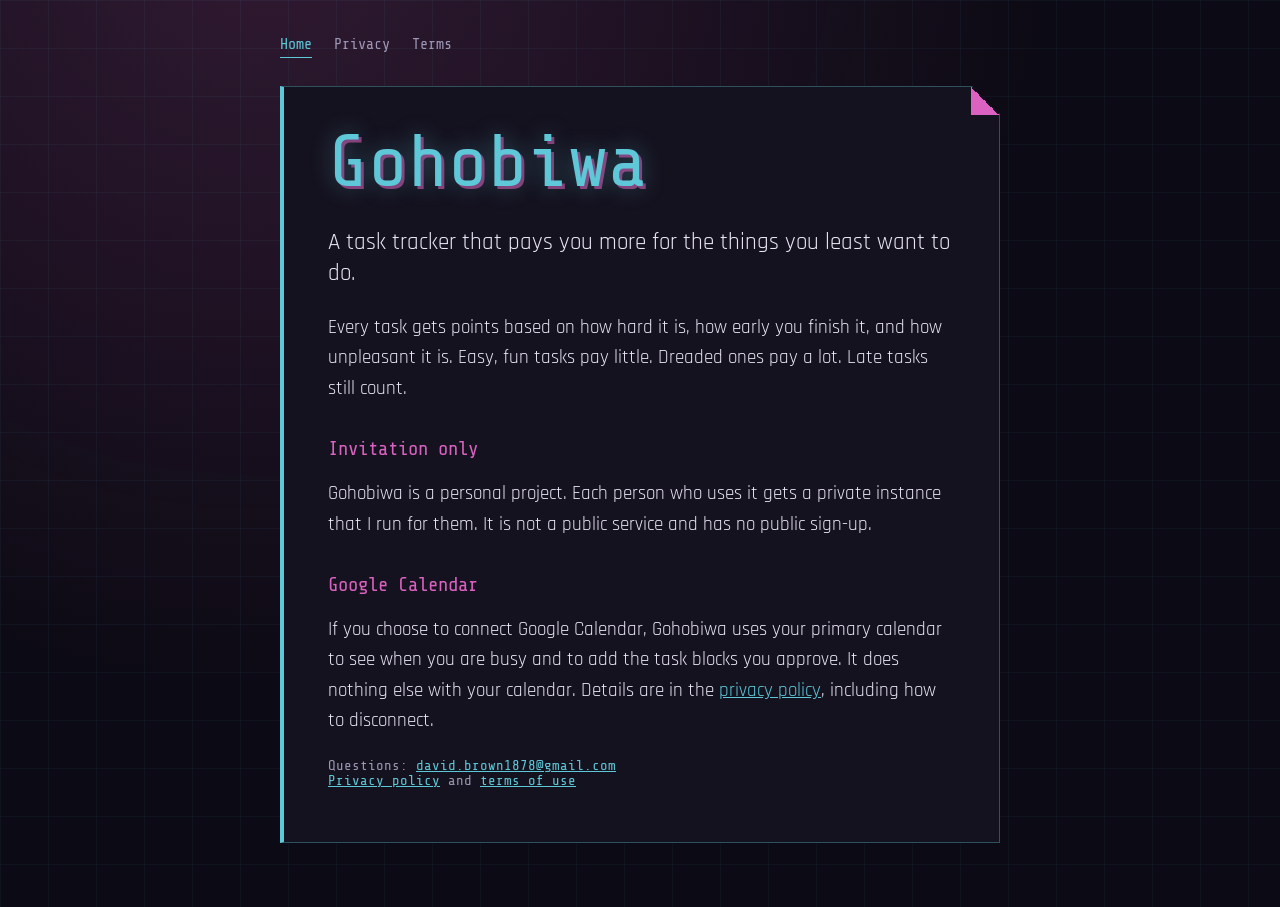
<file: index.html>
<!doctype html>
<html lang="en">
<head>
<meta charset="utf-8">
<meta name="viewport" content="width=device-width, initial-scale=1">
<title>Gohobiwa</title>
<meta name="description" content="Gohobiwa is a self-hosted task tracker that pays more for the tasks you least want to do.">
<link rel="preconnect" href="https://fonts.googleapis.com">
<link rel="preconnect" href="https://fonts.gstatic.com" crossorigin>
<link href="https://fonts.googleapis.com/css2?family=Rajdhani:wght@400;600&family=Share+Tech+Mono&display=swap" rel="stylesheet">
<link rel="stylesheet" href="style.css">
</head>
<body>
<div class="wrap">
<nav aria-label="Site">
<a href="index.html" aria-current="page">Home</a>
<a href="privacy.html">Privacy</a>
<a href="terms.html">Terms</a>
</nav>
<main>
<h1 class="hero">Gohobiwa</h1>
<p class="lead">A task tracker that pays you more for the things you least want to do.</p>
<p>Every task gets points based on how hard it is, how early you finish it, and how unpleasant it is. Easy, fun tasks pay little. Dreaded ones pay a lot. Late tasks still count.</p>

<h2>Invitation only</h2>
<p>Gohobiwa is a personal project. Each person who uses it gets a private instance that I run for them. It is not a public service and has no public sign-up.</p>

<h2>Google Calendar</h2>
<p>If you choose to connect Google Calendar, Gohobiwa uses your primary calendar to see when you are busy and to add the task blocks you approve. It does nothing else with your calendar. Details are in the <a href="privacy.html">privacy policy</a>, including how to disconnect.</p>

<footer>
<p>Questions: <a href="mailto:david.brown1878@gmail.com">david.brown1878@gmail.com</a><br>
<a href="privacy.html">Privacy policy</a> and <a href="terms.html">terms of use</a></p>
</footer>
</main>
</div>
</body>
</html>
</file>
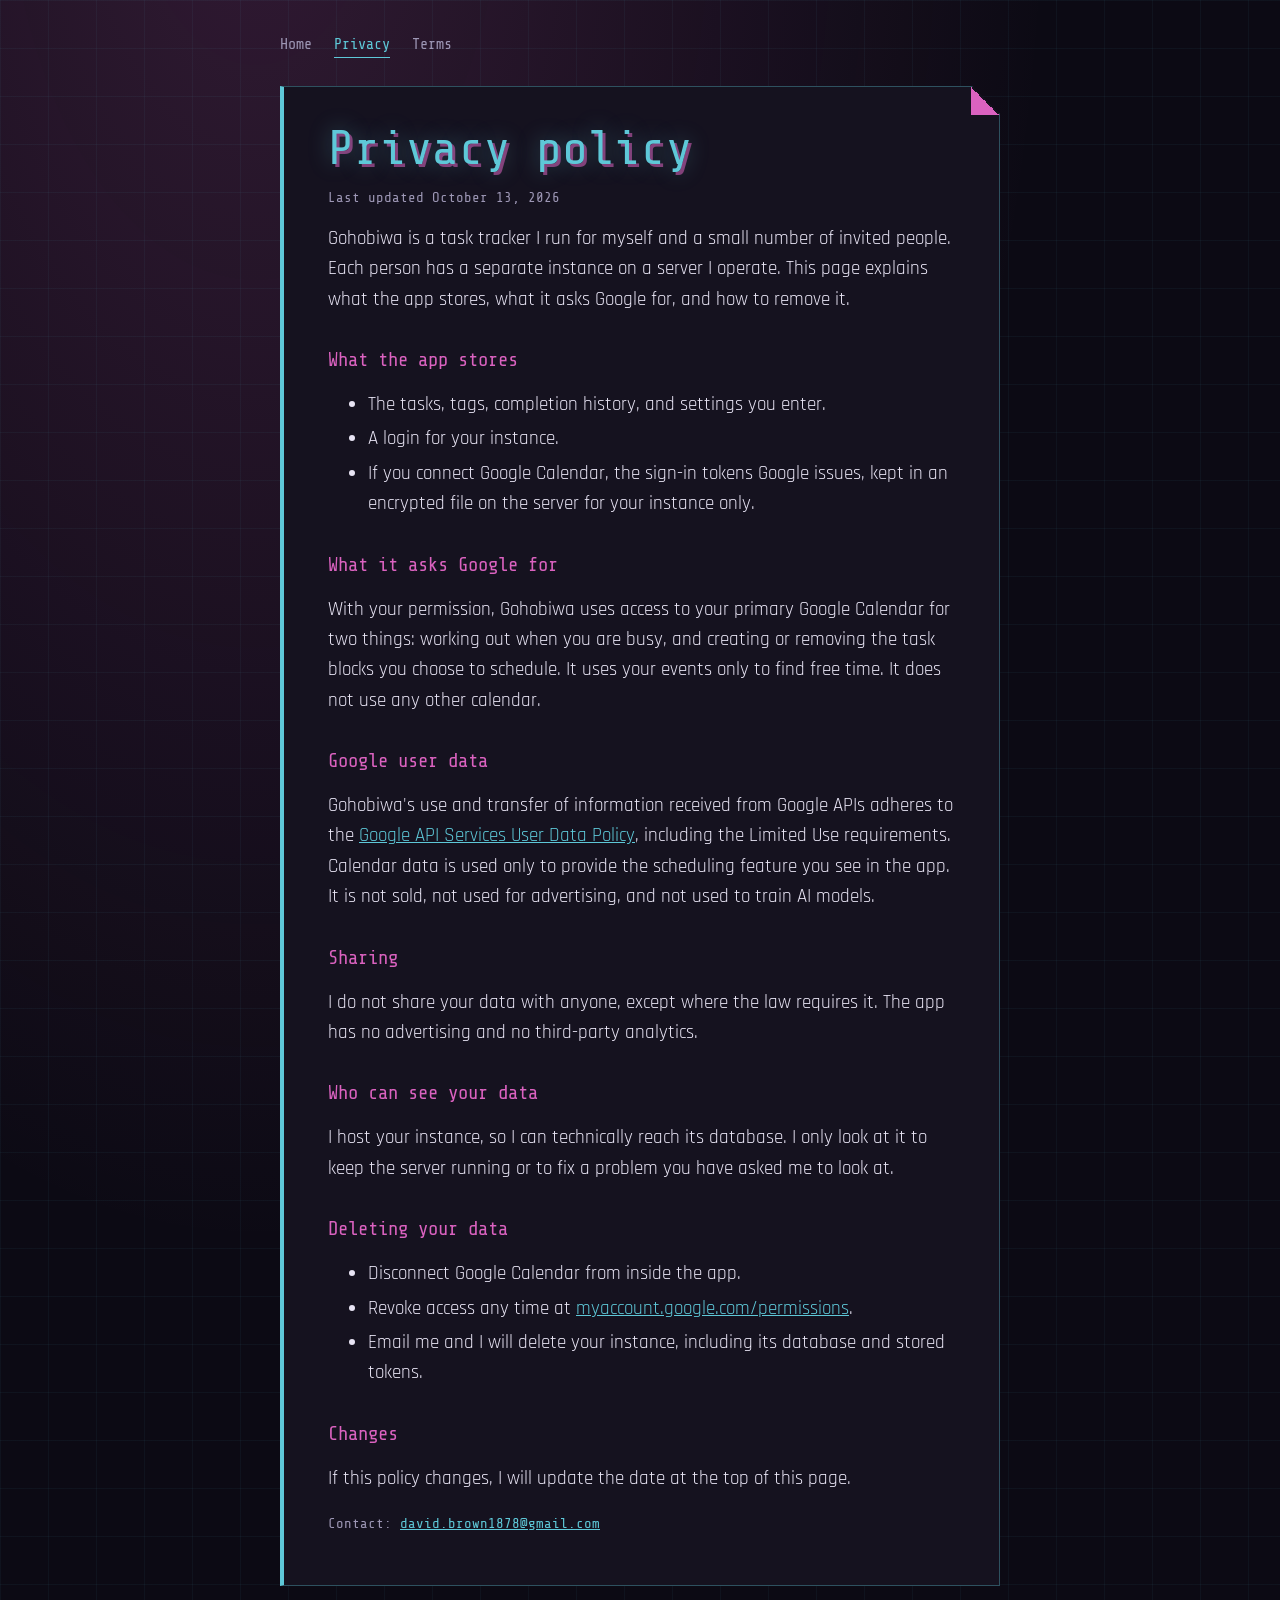
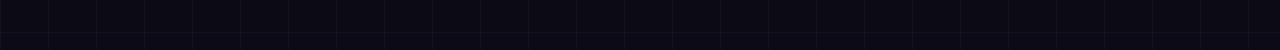
<file: privacy.html>
<!doctype html>
<html lang="en">
<head>
<meta charset="utf-8">
<meta name="viewport" content="width=device-width, initial-scale=1">
<title>Privacy policy - Gohobiwa</title>
<link rel="preconnect" href="https://fonts.googleapis.com">
<link rel="preconnect" href="https://fonts.gstatic.com" crossorigin>
<link href="https://fonts.googleapis.com/css2?family=Rajdhani:wght@400;600&family=Share+Tech+Mono&display=swap" rel="stylesheet">
<link rel="stylesheet" href="style.css">
</head>
<body>
<div class="wrap">
<nav aria-label="Site">
<a href="index.html">Home</a>
<a href="privacy.html" aria-current="page">Privacy</a>
<a href="terms.html">Terms</a>
</nav>
<main>
<h1>Privacy policy</h1>
<p class="meta">Last updated October 13, 2026</p>
<p>Gohobiwa is a task tracker I run for myself and a small number of invited people. Each person has a separate instance on a server I operate. This page explains what the app stores, what it asks Google for, and how to remove it.</p>

<h2>What the app stores</h2>
<ul>
<li>The tasks, tags, completion history, and settings you enter.</li>
<li>A login for your instance.</li>
<li>If you connect Google Calendar, the sign-in tokens Google issues, kept in an encrypted file on the server for your instance only.</li>
</ul>

<h2>What it asks Google for</h2>
<p>With your permission, Gohobiwa uses access to your primary Google Calendar for two things: working out when you are busy, and creating or removing the task blocks you choose to schedule. It uses your events only to find free time. It does not use any other calendar.</p>

<h2>Google user data</h2>
<p>Gohobiwa's use and transfer of information received from Google APIs adheres to the <a href="https://developers.google.com/terms/api-services-user-data-policy">Google API Services User Data Policy</a>, including the Limited Use requirements. Calendar data is used only to provide the scheduling feature you see in the app. It is not sold, not used for advertising, and not used to train AI models.</p>

<h2>Sharing</h2>
<p>I do not share your data with anyone, except where the law requires it. The app has no advertising and no third-party analytics.</p>

<h2>Who can see your data</h2>
<p>I host your instance, so I can technically reach its database. I only look at it to keep the server running or to fix a problem you have asked me to look at.</p>

<h2>Deleting your data</h2>
<ul>
<li>Disconnect Google Calendar from inside the app.</li>
<li>Revoke access any time at <a href="https://myaccount.google.com/permissions">myaccount.google.com/permissions</a>.</li>
<li>Email me and I will delete your instance, including its database and stored tokens.</li>
</ul>

<h2>Changes</h2>
<p>If this policy changes, I will update the date at the top of this page.</p>

<footer>
<p>Contact: <a href="mailto:david.brown1878@gmail.com">david.brown1878@gmail.com</a></p>
</footer>
</main>
</div>
</body>
</html>
</file>
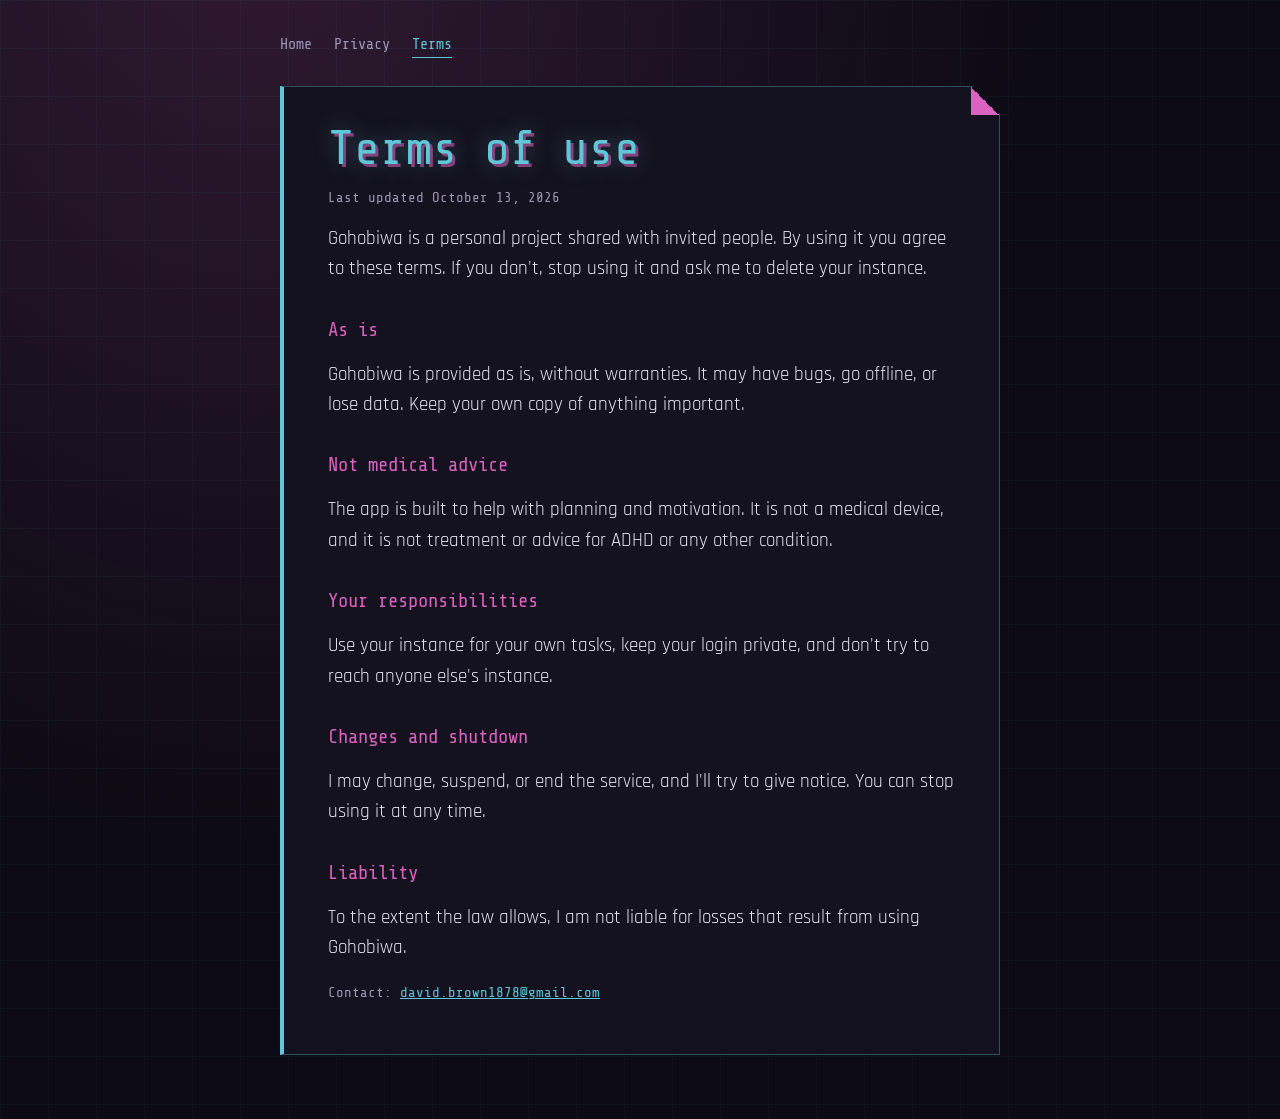
<file: terms.html>
<!doctype html>
<html lang="en">
<head>
<meta charset="utf-8">
<meta name="viewport" content="width=device-width, initial-scale=1">
<title>Terms of use - Gohobiwa</title>
<link rel="preconnect" href="https://fonts.googleapis.com">
<link rel="preconnect" href="https://fonts.gstatic.com" crossorigin>
<link href="https://fonts.googleapis.com/css2?family=Rajdhani:wght@400;600&family=Share+Tech+Mono&display=swap" rel="stylesheet">
<link rel="stylesheet" href="style.css">
</head>
<body>
<div class="wrap">
<nav aria-label="Site">
<a href="index.html">Home</a>
<a href="privacy.html">Privacy</a>
<a href="terms.html" aria-current="page">Terms</a>
</nav>
<main>
<h1>Terms of use</h1>
<p class="meta">Last updated October 13, 2026</p>
<p>Gohobiwa is a personal project shared with invited people. By using it you agree to these terms. If you don't, stop using it and ask me to delete your instance.</p>

<h2>As is</h2>
<p>Gohobiwa is provided as is, without warranties. It may have bugs, go offline, or lose data. Keep your own copy of anything important.</p>

<h2>Not medical advice</h2>
<p>The app is built to help with planning and motivation. It is not a medical device, and it is not treatment or advice for ADHD or any other condition.</p>

<h2>Your responsibilities</h2>
<p>Use your instance for your own tasks, keep your login private, and don't try to reach anyone else's instance.</p>

<h2>Changes and shutdown</h2>
<p>I may change, suspend, or end the service, and I'll try to give notice. You can stop using it at any time.</p>

<h2>Liability</h2>
<p>To the extent the law allows, I am not liable for losses that result from using Gohobiwa.</p>

<footer>
<p>Contact: <a href="mailto:david.brown1878@gmail.com">david.brown1878@gmail.com</a></p>
</footer>
</main>
</div>
</body>
</html>
</file>
<file: style.css>
:root{--void:#0c0a14;--panel:#15121f;--cyan:#5ec8d8;--mag:#db62c0;--text:#e8e4f4;--dim:#9d97b5;color-scheme:dark}
*{box-sizing:border-box}
html{background:var(--void)}
body{margin:0;color:var(--text);font:400 19px/1.6 Rajdhani,"Segoe UI",system-ui,sans-serif;min-height:100vh;
background:linear-gradient(rgba(94,200,216,.05) 1px,transparent 1px) 0 0/48px 48px,linear-gradient(90deg,rgba(94,200,216,.05) 1px,transparent 1px) 0 0/48px 48px,radial-gradient(ellipse at 20% -10%,rgba(219,98,192,.18),transparent 55%),var(--void)}
.wrap{max-width:760px;margin:0 auto;padding:32px 20px 64px}
nav{display:flex;gap:22px;font:15px "Share Tech Mono",ui-monospace,Consolas,monospace;margin-bottom:28px}
nav a{color:var(--dim);text-decoration:none;padding:4px 0;border-bottom:1px solid transparent}
nav a:hover,nav a[aria-current]{color:var(--cyan);border-color:var(--cyan)}
a{color:var(--cyan)}
a:focus-visible{outline:2px solid var(--mag);outline-offset:3px}
main{position:relative;background:var(--panel);border:1px solid rgba(94,200,216,.35);border-left:4px solid var(--cyan);padding:36px clamp(20px,5vw,44px) 40px;clip-path:polygon(0 0,calc(100% - 28px) 0,100% 28px,100% 100%,0 100%);overflow:hidden}
main::after{content:"";position:absolute;top:0;right:0;width:28px;height:28px;background:linear-gradient(to bottom left,transparent 50%,var(--mag) 50%)}
main::before{content:"";position:absolute;left:0;right:0;top:0;height:2px;background:linear-gradient(90deg,transparent,var(--cyan),transparent);box-shadow:0 0 14px var(--cyan);animation:scan 1.4s ease-out both}
@keyframes scan{from{top:0;opacity:1}to{top:100%;opacity:0}}
@media (prefers-reduced-motion:reduce){main::before{display:none}}
h1{font:400 clamp(2.1rem,7vw,3rem)/1.1 "Share Tech Mono",ui-monospace,Consolas,monospace;color:var(--cyan);text-shadow:3px 3px 0 rgba(219,98,192,.55),0 0 22px rgba(94,200,216,.4);margin:0 0 12px}
h1.hero{font-size:clamp(2.8rem,11vw,4.6rem)}
h2{font:400 1.2rem "Share Tech Mono",ui-monospace,Consolas,monospace;color:var(--mag);margin:34px 0 8px}
p,li{max-width:66ch}
li{margin:4px 0}
.lead{font-size:1.45rem;line-height:1.35}
.meta,footer{color:var(--dim);font:14px "Share Tech Mono",ui-monospace,Consolas,monospace}
footer{margin-top:22px}
</file>
